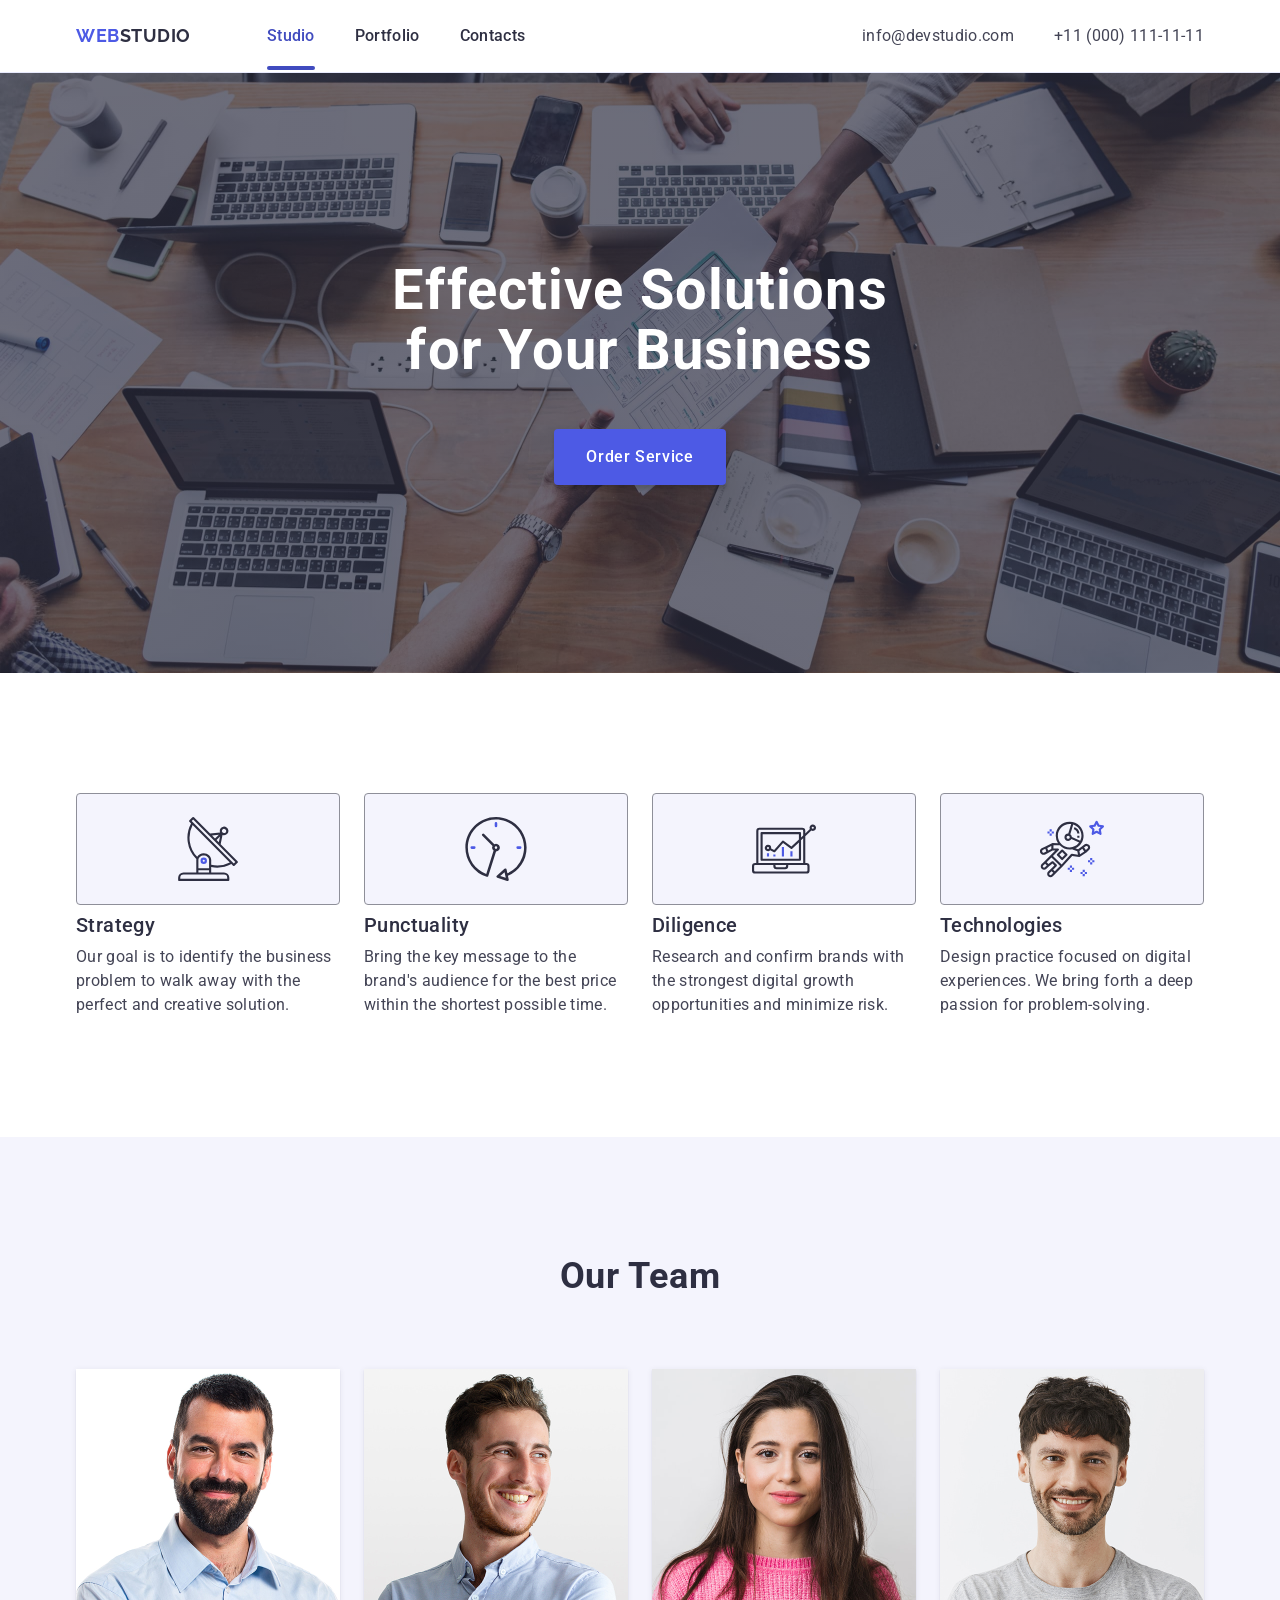
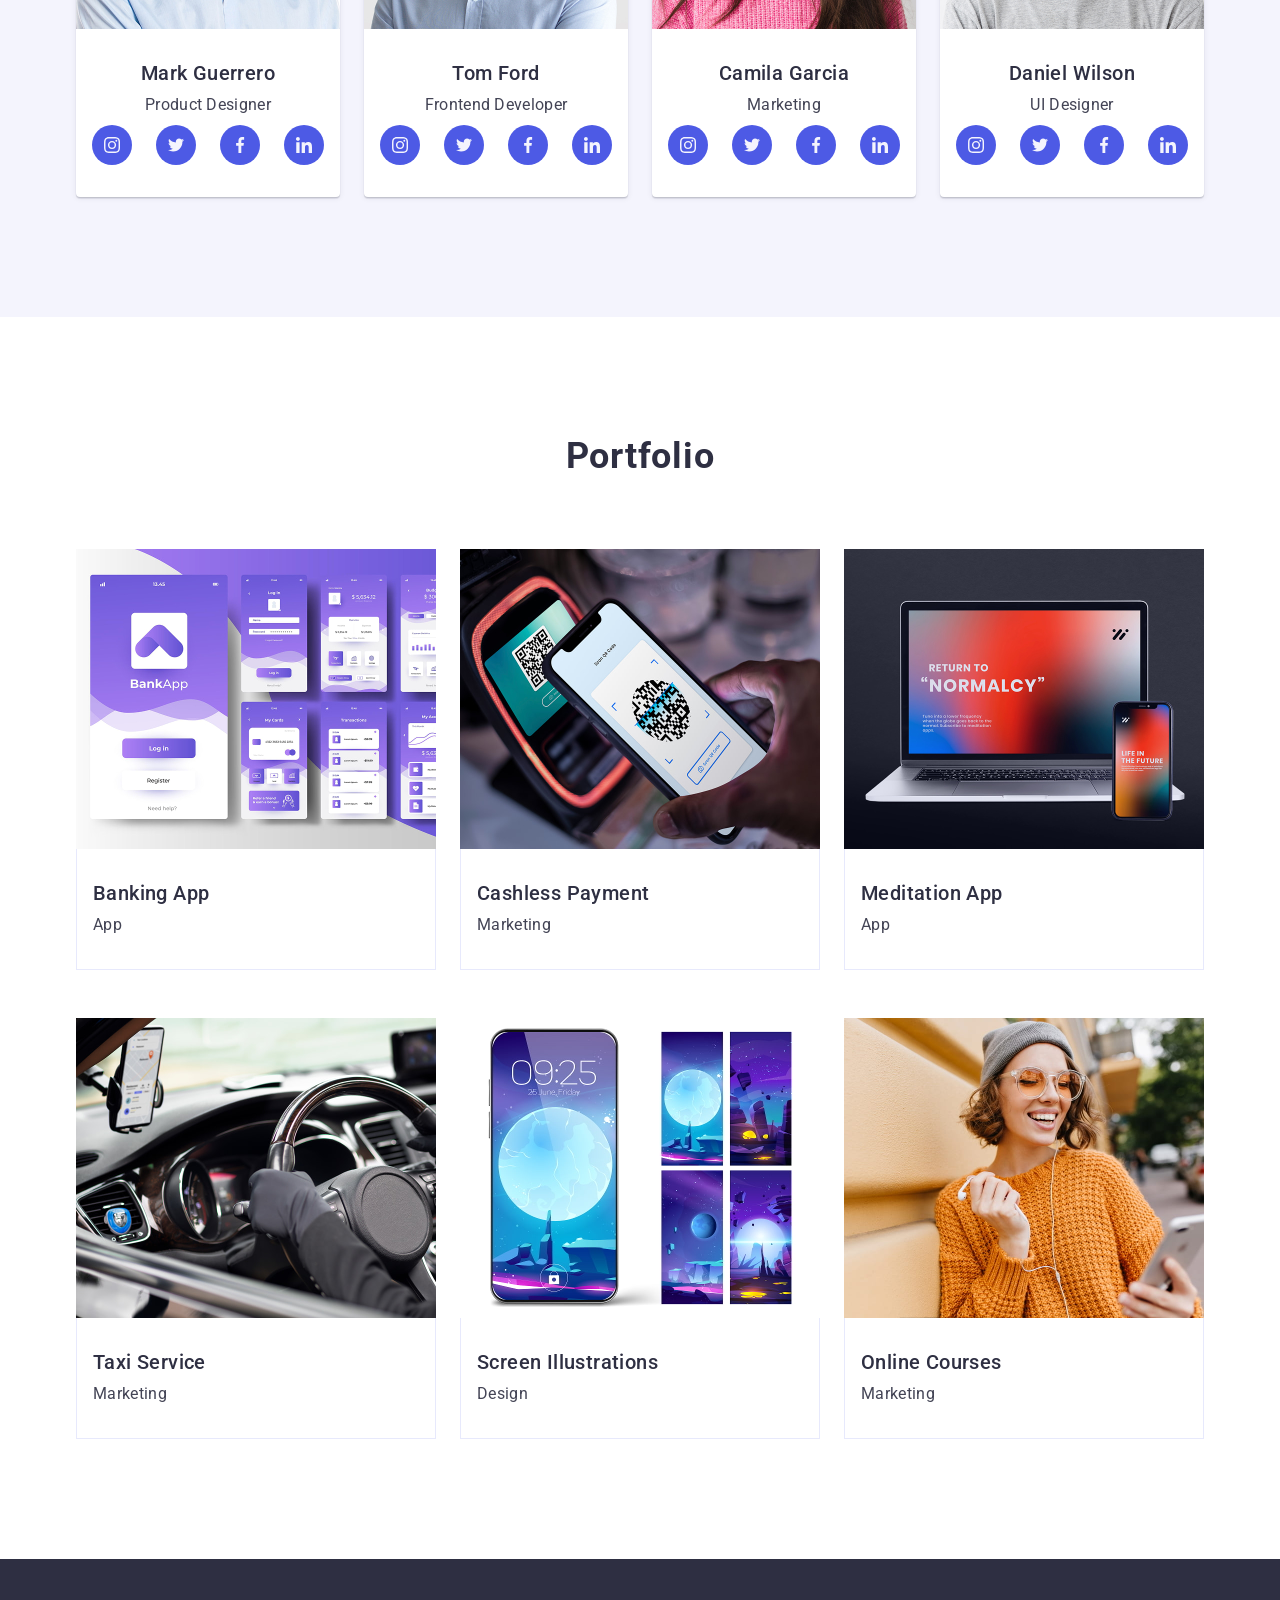
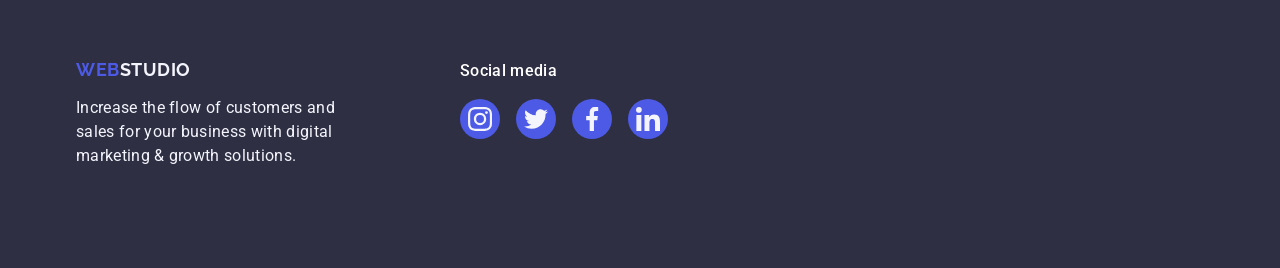
<file: index.html>
<!DOCTYPE html>
<html lang="en">
	<head>
		<meta charset="UTF-8" />
		<meta name="viewport" content="width=device-width, initial-scale=1.0" />
		<title>WebStudio</title>
		<link rel="preconnect" href="https://fonts.googleapis.com" />
		<link rel="preconnect" href="https://fonts.gstatic.com" crossorigin />
		<link
			href="https://fonts.googleapis.com/css2?family=Raleway:wght@700&family=Roboto:wdth,wght@75..100,100..900&display=swap"
			rel="stylesheet"
		/>
		<link
			rel="stylesheet"
			href="https://cdnjs.cloudflare.com/ajax/libs/modern-normalize/3.0.1/modern-normalize.min.css"
		/>
		<link rel="stylesheet" href="./css/styles.css" />
	</head>
	<body>
		<!--Header-->
		<header class="header">
			<div class="container">
				<nav class="header-nav">
					<a class="logo" href="./index.html">Web<span class="header-logo">Studio</span></a>
					<ul class="header-nav-list">
						<li>
							<a href="./index.html" class="header-nav-link current">Studio</a>
						</li>
						<li>
							<a class="header-nav-link" href="">Portfolio</a>
						</li>
						<li>
							<a class="header-nav-link" href="">Contacts</a>
						</li>
					</ul>
				</nav>
				<address class="header-address">
					<ul class="header-address-list">
						<li class="header-address-list-item">
							<a class="contacts-link" href="mailto:info@devstudio.com">info@devstudio.com</a>
						</li>
						<li class="header-address-list-item">
							<a class="contacts-link" href="tel:+110001111111">+11 (000) 111-11-11</a>
						</li>
					</ul>
				</address>
			</div>
		</header>
		<main>
			<!--Hero-->
			<section class="hero">
				<div class="container">
					<h1 class="main-title">Effective Solutions for Your Business</h1>
					<button class="hero-button" type="button">Order Service</button>
				</div>
			</section>
			<!--Features-->
			<section class="features">
				<div class="container">
					<h2 class="visually-hidden">Features</h2>
					<ul class="features-list">
						<li class="features-list-item">
							<div class="icon-container">
								<svg width="64" height="64">
									<use href="./images/icons.svg#icon-antenna"></use>
								</svg>
							</div>
							<h3 class="features-list-item-header">Strategy</h3>
							<p class="features-list-item-text">
								Our goal is to identify the business problem to walk away with the perfect and creative solution.
							</p>
						</li>
						<li class="features-list-item">
							<div class="icon-container">
								<svg width="64" height="64">
									<use href="./images/icons.svg#icon-clock"></use>
								</svg>
							</div>
							<h3 class="features-list-item-header">Punctuality</h3>
							<p class="features-list-item-text">
								Bring the key message to the brand's audience for the best price within the shortest possible time.
							</p>
						</li>
						<li class="features-list-item">
							<div class="icon-container">
								<svg width="64" height="64">
									<use href="./images/icons.svg#icon-diagram"></use>
								</svg>
							</div>
							<h3 class="features-list-item-header">Diligence</h3>
							<p class="features-list-item-text">
								Research and confirm brands with the strongest digital growth opportunities and minimize risk.
							</p>
						</li>
						<li class="features-list-item">
							<div class="icon-container">
								<svg width="64" height="64">
									<use href="./images/icons.svg#icon-astronaut"></use>
								</svg>
							</div>
							<h3 class="features-list-item-header">Technologies</h3>
							<p class="features-list-item-text">
								Design practice focused on digital experiences. We bring forth a deep passion for problem-solving.
							</p>
						</li>
					</ul>
				</div>
			</section>
			<!--Team-->
			<section class="team">
				<div class="container">
					<h2 class="section-header team-header">Our Team</h2>
					<ul class="team-list">
						<li class="team-card">
							<img src="./images/team1.jpg" alt="Mark Guerrero" width="264" />
							<div class="team-card-bottom-container">
								<h3 class="team-card-header">Mark Guerrero</h3>
								<p class="team-card-text" lang="en">Product Designer</p>
								<ul class="social-list">
									<li class="social-list-item">
										<a href="" class="social-link team-social"
											><svg width="16" height="16" class="social-icon">
												<use href="./images/icons.svg#icon-instagram"></use></svg></a>
									</li>
									<li class="social-list-item">
										<a href="" class="social-link team-social"
											><svg width="16" height="16" class="social-icon">
												<use href="./images/icons.svg#icon-twitter"></use></svg></a>
									</li>
									<li class="social-list-item">
										<a href="" class="social-link team-social"
											><svg width="16" height="16" class="social-icon">
												<use href="./images/icons.svg#icon-facebook"></use></svg></a>
									</li>
									<li class="social-list-item">
										<a href="" class="social-link team-social"
											><svg width="16" height="16" class="social-icon">
												<use href="./images/icons.svg#icon-linkedin"></use></svg></a>
									</li>
								</ul>
							</div>
						</li>
						<li class="team-card">
							<img src="./images/team2.jpg" alt="Tom Ford" width="264" />
							<div class="team-card-bottom-container">
								<h3 class="team-card-header">Tom Ford</h3>
								<p class="team-card-text" lang="en">Frontend Developer</p>
								<ul class="social-list">
									<li class="social-list-item">
										<a class="social-link team-social"
											><svg width="16" height="16" class="social-icon">
												<use href="./images/icons.svg#icon-instagram"></use></svg></a>
									</li>
									<li class="social-list-item">
										<a class="social-link team-social"
											><svg width="16" height="16" class="social-icon">
												<use href="./images/icons.svg#icon-twitter"></use></svg></a>
									</li>
									<li class="social-list-item">
										<a class="social-link team-social"
											><svg width="16" height="16" class="social-icon">
												<use href="./images/icons.svg#icon-facebook"></use></svg></a>
									</li>
									<li class="social-list-item">
										<a class="social-link team-social"
											><svg width="16" height="16" class="social-icon">
												<use href="./images/icons.svg#icon-linkedin"></use></svg></a>
									</li>
								</ul>
							</div>
						</li>
						<li class="team-card">
							<img src="./images/team3.jpg" alt="Camila Garcia" width="264" />
							<div class="team-card-bottom-container">
								<h3 class="team-card-header">Camila Garcia</h3>
								<p class="team-card-text" lang="en">Marketing</p>
								<ul class="social-list">
									<li class="social-list-item">
										<a class="social-link team-social"
											><svg width="16" height="16" class="social-icon">
												<use href="./images/icons.svg#icon-instagram"></use></svg></a>
									</li>
									<li class="social-list-item">
										<a class="social-link team-social"
											><svg width="16" height="16" class="social-icon">
												<use href="./images/icons.svg#icon-twitter"></use></svg></a>
									</li>
									<li class="social-list-item">
										<a class="social-link team-social"
											><svg width="16" height="16" class="social-icon">
												<use href="./images/icons.svg#icon-facebook"></use></svg></a>
									</li>
									<li class="social-list-item">
										<a class="social-link team-social"
											><svg width="16" height="16" class="social-icon">
												<use href="./images/icons.svg#icon-linkedin"></use></svg></a>
									</li>
								</ul>
							</div>
						</li>
						<li class="team-card">
							<img src="./images/team4.jpg" alt="Daniel Wilson" width="264" />
							<div class="team-card-bottom-container">
								<h3 class="team-card-header">Daniel Wilson</h3>
								<p class="team-card-text" lang="en">UI Designer</p>
							<ul class="social-list">
									<li class="social-list-item">
										<a class="social-link team-social"
											><svg width="16" height="16" class="social-icon">
												<use href="./images/icons.svg#icon-instagram"></use></svg></a>
									</li>
									<li class="social-list-item">
										<a class="social-link team-social"
											><svg width="16" height="16" class="social-icon">
												<use href="./images/icons.svg#icon-twitter"></use></svg></a>
									</li>
									<li class="social-list-item">
										<a class="social-link team-social"
											><svg width="16" height="16" class="social-icon">
												<use href="./images/icons.svg#icon-facebook"></use></svg></a>
									</li>
									<li class="social-list-item">
										<a class="social-link team-social"
											><svg width="16" height="16" class="social-icon">
												<use href="./images/icons.svg#icon-linkedin"></use></svg></a>
									</li>
								</ul>
							</div>
						</li>
					</ul>
				</div>
			</section>
			<!--Portfolio-->
			<section class="portfolio">
				<div class="container">
					<h2 class="section-header portfolio-header">Portfolio</h2>
					<ul class="portfolio-list">
						<li class="portfolio-item">
							<div class="image-container">
                <img src="./images/portfolio1.jpg" alt="Banking App" width="360" />
								<p class="image-container-text">
									14 Stylish and User-Friendly App Design Concepts · Task Manager App · Calorie Tracker App · Exotic
									Fruit Ecommerce App · Cloud Storage App
								</p>
							</div>
							<div class="portfolio-description-container">
								<h3 class="portfolio-item-header">Banking App</h3>
								<p class="portfolio-item-text">App</p>
							</div>
						</li>
						<li class="portfolio-item">
							<div class="image-container">
                <img src="./images/portfolio2.jpg" alt="Cashless payment" width="360" />
								<p class="image-container-text">
									14 Stylish and User-Friendly App Design Concepts · Task Manager App · Calorie Tracker App · Exotic
									Fruit Ecommerce App · Cloud Storage App
								</p>
							</div>
							<div class="portfolio-description-container">
								<h3 class="portfolio-item-header">Cashless Payment</h3>
								<p class="portfolio-item-text">Marketing</p>
							</div>
						</li>
						<li class="portfolio-item">
							<div class="image-container">
                <img src="./images/portfolio3.jpg" alt="Meditation app" width="360" />
								<p class="image-container-text">
									14 Stylish and User-Friendly App Design Concepts · Task Manager App · Calorie Tracker App · Exotic
									Fruit Ecommerce App · Cloud Storage App
								</p>
							</div>
							<div class="portfolio-description-container">
								<h3 class="portfolio-item-header">Meditation App</h3>
								<p class="portfolio-item-text">App</p>
							</div>
						</li>
						<li class="portfolio-item">
							<div class="image-container">
                <img src="./images/portfolio4.jpg" alt="Taxi service" width="360" />
								<p class="image-container-text">
									14 Stylish and User-Friendly App Design Concepts · Task Manager App · Calorie Tracker App · Exotic
									Fruit Ecommerce App · Cloud Storage App
								</p>
							</div>
							<div class="portfolio-description-container">
								<h3 class="portfolio-item-header">Taxi Service</h3>
								<p class="portfolio-item-text">Marketing</p>
							</div>
						</li>
						<li class="portfolio-item">
							<div class="image-container">
                <img src="./images/portfolio5.jpg" alt="Screen illustrations" width="360" />
								<p class="image-container-text">
									14 Stylish and User-Friendly App Design Concepts · Task Manager App · Calorie Tracker App · Exotic
									Fruit Ecommerce App · Cloud Storage App
								</p>
							</div>
							<div class="portfolio-description-container">
								<h3 class="portfolio-item-header">Screen Illustrations</h3>
								<p class="portfolio-item-text">Design</p>
							</div>
						</li>
						<li class="portfolio-item">
							<div class="image-container">
                <img src="./images/portfolio6.jpg" alt="Online courses" width="360" />
								<p class="image-container-text">
									14 Stylish and User-Friendly App Design Concepts · Task Manager App · Calorie Tracker App · Exotic
									Fruit Ecommerce App · Cloud Storage App
								</p>
							</div>
							<div class="portfolio-description-container">
								<h3 class="portfolio-item-header">Online Courses</h3>
								<p class="portfolio-item-text">Marketing</p>
							</div>
						</li>
					</ul>
				</div>
			</section>
		</main>
		<!--Footer-->
		<footer class="footer">
			<div class="container">
				<div class="footer-logo-paragraph">
					<a class="logo" href="./index.html">Web<span class="footer-logo">Studio</span></a>
					<p class="footer-text">
						Increase the flow of customers and sales for your business with digital marketing & growth solutions.
					</p>
				</div>
				<div>
					<p class="footer-social-media-paragraph">Social media</p>
					<ul class="social-list footer-social">
						<li class="social-list-item">
							<a href="" class="social-link footer-social"
								><svg width="24" height="24" class="social-icon">
									<use href="./images/icons.svg#icon-instagram"></use></svg
							></a>
						</li>
						<li class="social-list-item">
							<a href="" class="social-link footer-social"
								><svg width="24" height="24" class="social-icon">
									<use href="./images/icons.svg#icon-twitter"></use></svg
							></a>
						</li>
						<li class="social-list-item">
							<a href="" class="social-link footer-social"
								><svg width="24" height="24" class="social-icon">
									<use href="./images/icons.svg#icon-facebook"></use></svg
							></a>
						</li>
						<li class="social-list-item">
							<a href="" class="social-link footer-social"
								><svg width="24" height="24" class="social-icon">
									<use href="./images/icons.svg#icon-linkedin"></use></svg
							></a>
						</li>
					</ul>
				</div>
			</div>
		</footer>
	</body>
</html>
</file>
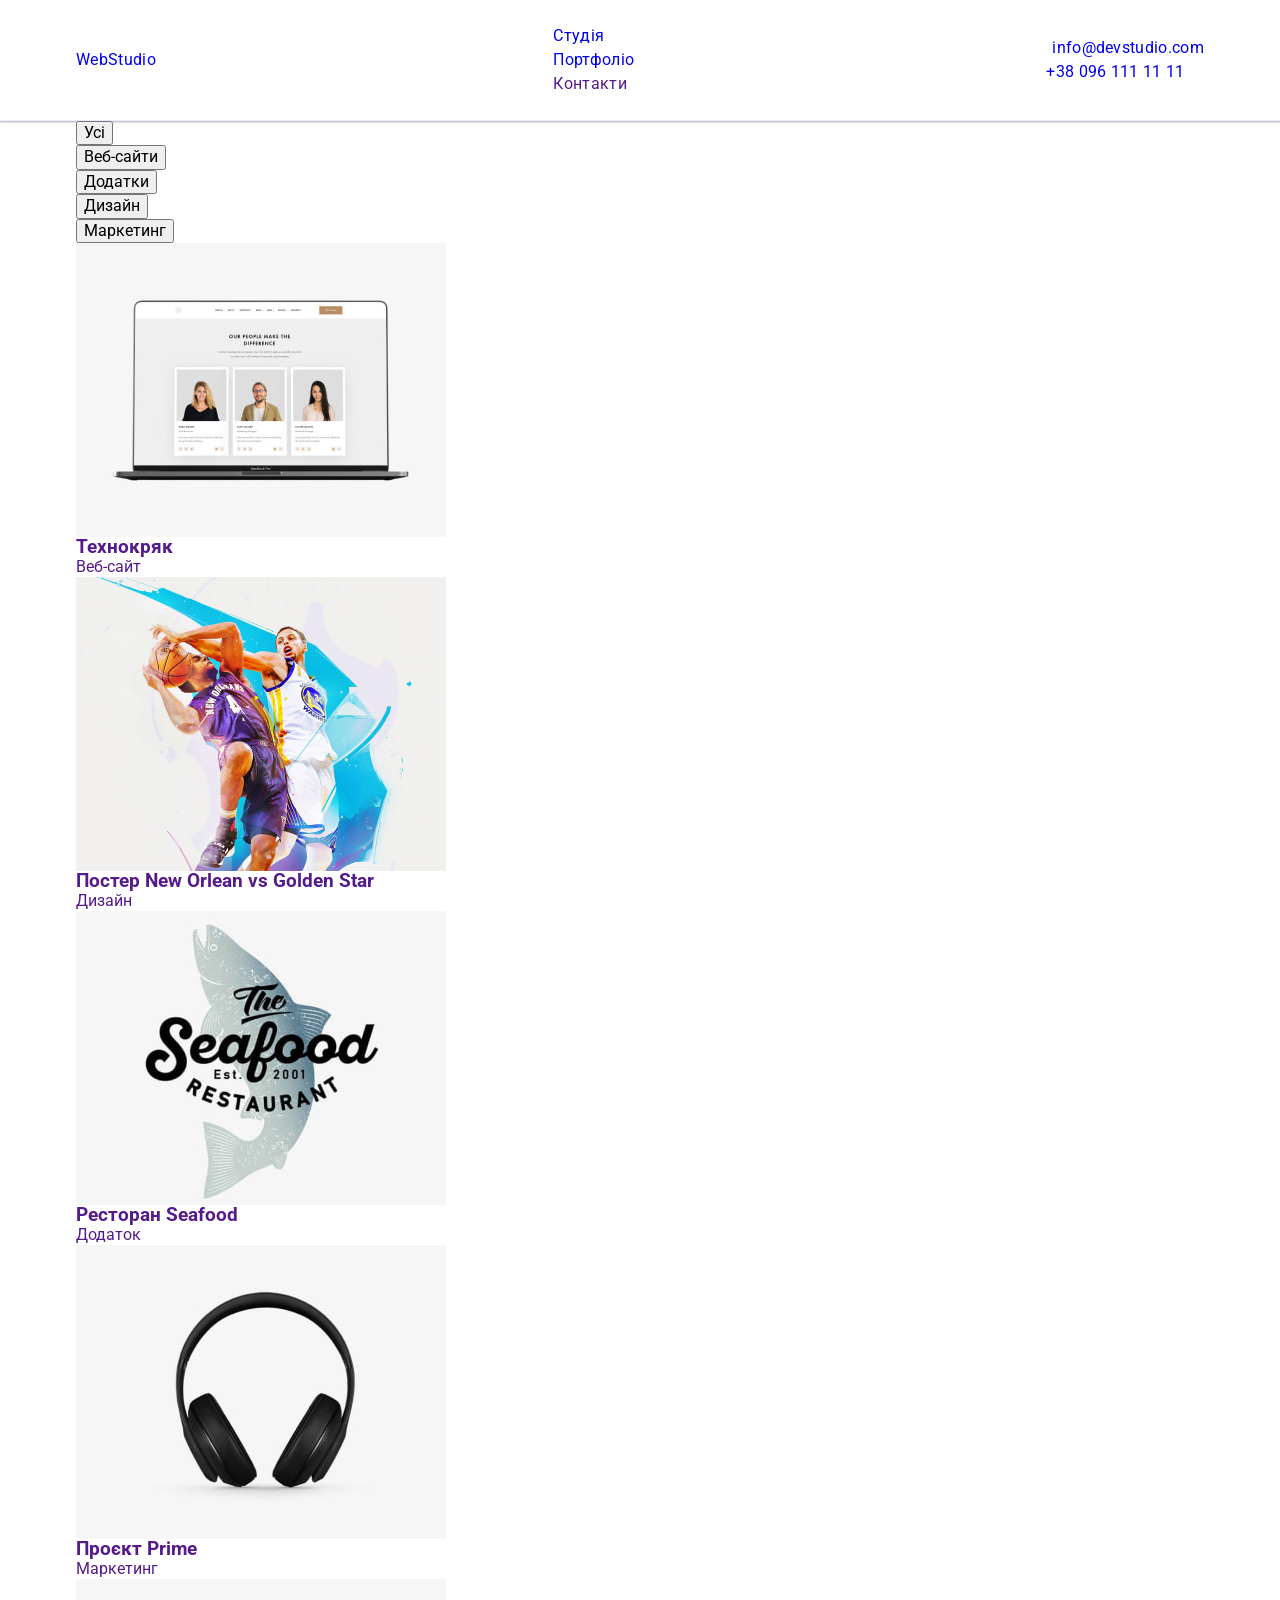
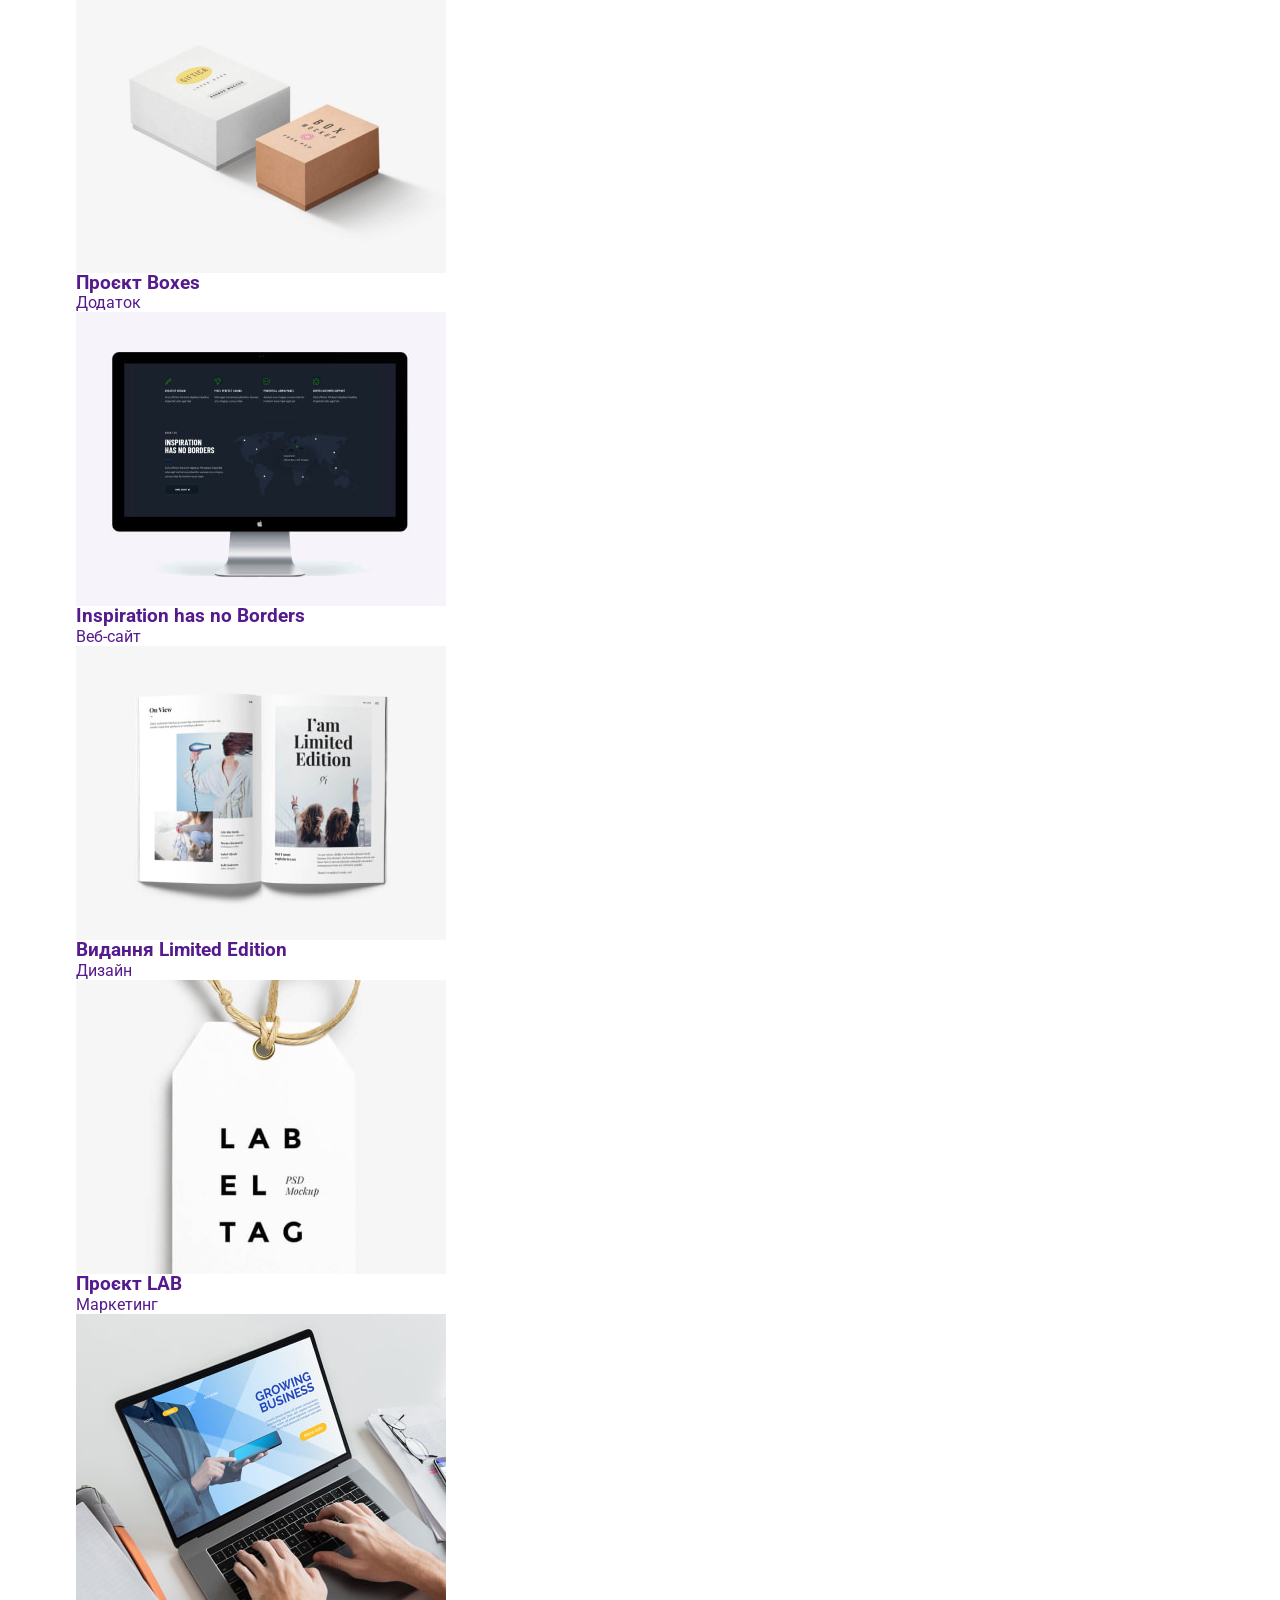
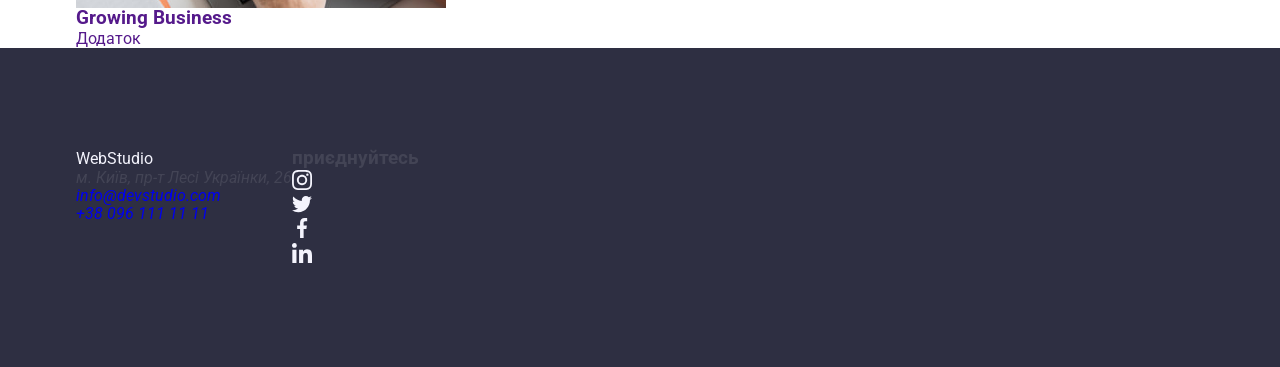
<file: portfolio.html>
<!DOCTYPE html>
<html lang="uk">

<head>
    <meta charset="UTF-8">
    <meta http-equiv="X-UA-Compatible" content="IE=edge">
    <meta name="viewport" content="width=device-width, initial-scale=1.0">
    <title>Document</title>
    <link rel="preconnect" href="https://fonts.googleapis.com">
    <link rel="preconnect" href="https://fonts.gstatic.com" crossorigin>
    <link href="https://fonts.googleapis.com/css2?family=Raleway:wght@700&family=Roboto:wght@400;500;700;900&display=swap" rel="stylesheet">
    <link rel="stylesheet" href="https://cdnjs.cloudflare.com/ajax/libs/modern-normalize/1.1.0/modern-normalize.min.css">
    <link rel="stylesheet" href="./css/styles.css">
</head>

<body>
    <!--Header-->
    <header class="header">
        <div class="container header-nav">
            <a href="./index.html" class="header-logo link"> <span class="accent">Web</span>Studio</a>
            <nav>
                <ul class="site-nav list">
                    <li class="item"><a href="./index.html" class="link ">Студія</a></li>
                    <li class="item"><a href="./portfolio.html" class="link current">Портфоліо</a></li>
                    <li class="item"><a href="" class="link">Контакти</a></li>
                </ul>
            </nav>
            <ul class="header-contacts list">
                <li class="item">
                    <a href="mailto:info@devstudio.com" class="link">
                        <svg class="icon envelope" width="16" height="12">
                            <use href="./images/icons.svg#icon-envelope"></use>
                        </svg>
                        info@devstudio.com
                    </a>
                </li>
                <li class="item">
                    <a href="tel:+380961111111" class="link">
                        <svg class="icon smartphone" width="10" height="16">
                            <use href="./images/icons.svg#icon-smartphone"></use>
                        </svg>
                        +38 096 111 11 11
                    </a>
                </li>
            </ul>
        </div>
    </header>
    <main>
        <!--Портфоліо-->
        <h1 class="section-title visually-hidden">Портфоліо</h1>
        <!--Filter-->
        <section class="section">
            <div class="container project">
                <ul class="list category">
                    <li class="item"><button type="button" class="category-button">Усі</button></li>
                    <li class="item"><button type="button" class="category-button">Веб-сайти</button></li>
                    <li class="item"><button type="button" class="category-button">Додатки</button></li>
                    <li class="item"><button type="button" class="category-button">Дизайн</button></li>
                    <li class="item"><button type="button" class="category-button">Маркетинг</button></li>
                </ul>
                <ul class="project-list list">
                    <li class="item">
                        <a href="" class="link">
                            <img src="./images/project1.jpg" alt="ноутбук з зображенням сайта" class="project-image">
                            <div class="project-description">
                                <h3 class="project-title">Технокряк</h3>
                                <p class="project-category">Веб-сайт</p>
                            </div>
                        </a>
                    </li>
                    <li class="item">
                        <a href="" class="link">
                            <img src="./images/project2.jpg" alt="два баскетболісти" class="project-image">
                            <div class="project-description">
                                <h3 class="project-title">Постер New Orlean vs Golden Star</h3>
                                <p class="project-category">Дизайн</p>
                            </div>
                        </a>
                    </li>
                    <li class="item">
                        <a href="" class="link">
                            <img src="./images/project3.jpg" alt="логотип Seafood Restaraunt" class="project-image">
                            <div class="project-description">
                                <h3 class="project-title">Ресторан Seafood</h3>
                                <p class="project-category">Додаток</p>
                            </div>
                        </a>
                    </li>
                    <li class="item">
                        <a href="" class="link">
                            <img src="./images/project4.jpg" alt="навушники" class="project-image">
                            <div class="project-description">
                                <h3 class="project-title">Проєкт Prime</h3>
                                <p class="project-category">Маркетинг</p>
                            </div>
                        </a>
                    </li>
                    <li class="item">
                        <a href="" class="link">
                            <img src="./images/project5.jpg" alt="дві коробки" class="project-image">
                            <div class="project-description">
                                <h3 class="project-title">Проєкт Boxes</h3>
                                <p class="project-category">Додаток</p>
                            </div>
                        </a>
                    </li>
                    <li class="item">
                        <a href="" class="link">
                            <img src="./images/project6.jpg" alt="монітор з зображенням сайту" class="project-image">
                            <div class="project-description">
                                <h3 class="project-title">Inspiration has no Borders</h3>
                                <p class="project-category">Веб-сайт</p>
                            </div>
                        </a>
                    </li>
                    <li class="item">
                        <a href="" class="link">
                            <img src="./images/project7.jpg" alt="журнал" class="project-image">
                            <div class="project-description">
                                <h3 class="project-title">Видання Limited Edition</h3>
                                <p class="project-category">Дизайн</p>
                            </div>
                        </a>
                    </li>
                    <li class="item">
                        <a href="" class="link">
                            <img src="./images/project8.jpg" alt="етикетка" class="project-image">
                            <div class="project-description">
                                <h3 class="project-title">Проєкт LAB</h3>
                                <p class="project-category">Маркетинг</p>
                            </div>                        
                        </a>
                    </li>
                    <li class="item">
                        <a href="" class="link">
                            <img src="./images/project9.jpg" alt="руки на клавіатурі ноутбука" class="project-image">
                            <div class="project-description">
                                <h3 class="project-title">Growing Business</h3>
                                <p class="project-category">Додаток</p>
                            </div>
                        </a>
                    </li>
                </ul>
            </div>
        </section>
    </main>
    <footer class="footer">
        <div class="container">
            <div class="logo-address">
                <a href="./index.html" class="footer-logo link"> <span class="accent">Web</span>Studio</a>
                <address>
                    <ul class="list address">
                        <li class="address-item item">
                            <p>м. Київ, пр-т Лесі Українки, 26</p>
                        </li>
                        <li class="footer-contacts item">
                            <a href="mailto:info@devstudio.com" class="link">info@devstudio.com</a>
                        </li>
                        <li class="footer-contacts item">
                            <a href="tel:+380961111111" class="link">+38 096 111 11 11</a>
                        </li>
                    </ul>
                </address>
            </div>
            <div class="footer-social">
                <h3>приєднуйтесь</h3>
                <ul class="list">
                    <li>
                        <a href="" class="social-item">
                            <svg class="icon" width="20" height="20">
                                <use href="./images/icons.svg#icon-instagram"></use>
                            </svg>
                        </a>
                    </li>
                    <li>
                        <a href="" class="social-item">
                            <svg class="icon" width="20" height="20">
                                <use href="./images/icons.svg#icon-twitter"></use>
                            </svg>
                        </a>
                    </li>
                    <li>
                        <a href="" class="social-item">
                            <svg class="icon" width="20" height="20">
                                <use href="./images/icons.svg#icon-facebook"></use>
                            </svg>
                        </a>
                    </li>
                    <li>
                        <a href="" class="social-item">
                            <svg class="icon" width="20" height="20">
                                <use href="./images/icons.svg#icon-linkedin"></use>
                            </svg>
                        </a>
                    </li>
                </ul>
            </div>
        </div>
    </footer>
</body>

</html>
</file>
<file: css/styles.css>
:root {
	--white-color: #fff;
	--iris: #4d5ae5;
	--navy-blue: #2e2f42;
	--slate: #434455;
	--cloud: #f4f4fd;
	--cornflower: #e7e9fc;
	--ocean: #404bbf;
	--green: #31d0aa;
}

body {
	font-family: "Roboto", sans-serif;
	color: var(--slate);
	background-color: var(--white-color);
}

ul,
ol {
	list-style-type: none;
	margin: 0px;
	padding: 0px;
}

h1,
h2,
h3,
h4,
h5,
h6,
p,
img {
	padding: 0px;
	margin: 0px;
}

img {
	display: block;
}

a {
	text-decoration: none;
}

.container {
	width: 1158px;
	padding: 0 15px;
	margin-left: auto;
	margin-right: auto;
}

.section-header {
	color: var(--navy-blue);
	font-weight: 700;
	font-size: 36px;
	line-height: 1.11;
	letter-spacing: 0.02em;
	text-align: center;
	text-transform: capitalize;
}

header {
	font-size: 16px;
	line-height: 1.5;
	letter-spacing: 0.32px;
	padding: 24px 0;
	justify-content: space-between;
	border-bottom: 1px solid var(--cornflower);
	box-shadow: 0 2px 1px 0 rgba(46, 47, 66, 0.08), 0 1px 1px 0 rgba(46, 47, 66, 0.16), 0 1px 6px 0 rgba(46, 47, 66, 0.08);
}

.header .container {
	display: flex;
	justify-content: space-between;
}

.header-nav {
	display: flex;
	align-items: center;
}

.logo {
	font-family: "Raleway", sans-serif;
	font-weight: 700;
	font-size: 18px;
	line-height: 1.17;
	letter-spacing: 0.03em;
	text-transform: uppercase;
	color: var(--iris);
	margin-right: 76px;
	display: flex;
}

.logo .header-logo {
	color: var(--navy-blue);
}

.header-nav-list {
	display: flex;
	gap: 40px;
}

.header-nav-link {
	font-weight: 500;
	color: var(--navy-blue);
	padding: 24px 0;
	transition: color 250ms cubic-bezier(0.4, 0, 0.2, 1);
}

.header-nav-link.current {
	position: relative;
}

.header-nav-link.current::after {
	content: "";
	position: absolute;
	left: 0;
	bottom: -1px;
	width: 100%;
	height: 4px;
	border-radius: 2px;
	background-color: var(--ocean);
}

.header-address {
	font-style: normal;
}

.header-address-list {
	display: flex;
	gap: 40px;
}

.contacts-link {
	color: var(--slate);
	transition: color 250ms cubic-bezier(0.4, 0, 0.2, 1);
}

.header-nav-link:hover,
.header-nav-link:focus,
.contacts-link:hover,
.contacts-link:focus,
.header-nav-link.current {
	color: var(--ocean);
}

.hero {
	background-image: linear-gradient(rgba(46, 47, 66, 0.7), rgba(46, 47, 66, 0.7)), url(../images/hero.jpg);
	background-repeat: no-repeat;
	background-position: center;
	background-size: cover;
	display: flex;
	flex-direction: column;
	align-items: center;
	padding: 188px 0;
	max-width: 1440px;
	margin: 0 auto;
}

.main-title {
	font-weight: 700;
	font-size: 56px;
	line-height: 1.07;
	letter-spacing: 0.02em;
	color: var(--white-color);
	text-align: center;
	margin: 0 auto 48px;
	max-width: 496px;
}

.hero-button {
	font-family: "Roboto", sans-serif;
	background: var(--iris);
	font-weight: 500;
	line-height: 1.5;
	color: var(--white-color);
	letter-spacing: 0.04em;
	cursor: pointer;
	border: none;
	border-radius: 4px;
	padding: 16px 32px;
	display: block;
	margin: 0 auto;
	min-width: 169px;
	box-shadow: 0px 4px 4px 0px rgba(0, 0, 0, 0.15);
	transition: background-color 250ms cubic-bezier(0.4, 0, 0.2, 1);
}

.hero-button:hover,
.hero-button:focus {
	background: var(--ocean);
}

.features {
	padding: 120px 0;
}

.visually-hidden {
	position: absolute;
	width: 1px;
	height: 1px;
	margin: -1px;
	border: 0;
	padding: 0;
	white-space: nowrap;
	clip-path: inset(100%);
	clip: rect(0, 0, 0, 0);
	overflow: hidden;
}

.features-list {
	display: flex;
	gap: 24px;
}

.features-list-item {
	width: calc((100% - 72px) / 4);
}

.features-list-item .icon-container {
	display: flex;
	align-items: center;
	justify-content: center;
	height: 112px;
	background-color: var(--cloud);
	border-radius: 4px;
	border: 1px solid #8e8f99;
	margin-bottom: 8px;
}

.features-list-item-header {
	color: var(--navy-blue);
	margin-bottom: 8px;
	font-weight: 500;
	font-size: 20px;
	line-height: 1.2;
	letter-spacing: 0.02em;
}

.features-list-item-text {
	font-size: 16px;
	line-height: 1.5;
	letter-spacing: 0.02em;
	color: var(--slate);
}

.team {
	background-color: var(--cloud);
	padding: 120px 0;
	display: flex;
	flex-direction: column;
	align-items: center;
}

.team-header {
	margin-bottom: 72px;
}

.team-list {
	display: flex;
	flex-wrap: wrap;
	gap: 24px;
}

.team-card {
	background-color: var(--white-color);
	border-radius: 0px 0px 4px 4px;
	box-shadow: 0px 1px 6px 0px rgba(46, 47, 66, 0.08), 0px 1px 1px 0px rgba(46, 47, 66, 0.16),
		0px 2px 1px 0px rgba(46, 47, 66, 0.08);
}

.team-card-bottom-container {
	padding: 32px 0px;
}

.team-card-header {
	color: var(--navy-blue);
	text-align: center;
	margin-bottom: 8px;
	font-size: 20px;
	font-weight: 500;
	line-height: 1.2;
	letter-spacing: 0.02em;
}

.team-card-text {
	text-align: center;
	font-size: 16px;
	line-height: 1.5;
	letter-spacing: 0.02em;
	color: var(--slate);
	margin-bottom: 8px;
}

.social-list {
	display: flex;
	justify-content: center;
	gap: 24px;
}

.social-list-item {
	width: 40px;
	height: 40px;
}

.social-link {
	width: 100%;
	height: 100%;
	background-color: var(--iris);
	border-radius: 50%;
	display: flex;
	align-items: center;
	justify-content: center;
	transition: background-color 250ms cubic-bezier(0.4, 0, 0.2, 1);
}

.social-link.team-social:focus, 
.social-link.team-social:hover {
	background-color: var(--ocean);
}

.social-icon {
	fill: var(--cloud);
}

.portfolio {
	padding: 120px 0 120px 0;
	display: flex;
	flex-direction: column;
	align-items: center;
}

.portfolio-header {
	margin-bottom: 72px;
}

.portfolio-list {
	display: flex;
	flex-wrap: wrap;
	gap: 48px 24px;
	list-style: none;
	padding: 0;
}

.portfolio-item {
	background-color: var(--white-color);
	transition: box-shadow 250ms cubic-bezier(0.4, 0, 0.2, 1);
}

.portfolio-item:hover {
	box-shadow: 0px 1px 6px rgba(46, 47, 66, 0.08), 0px 1px 1px rgba(46, 47, 66, 0.16), 0px 2px 1px rgba(46, 47, 66, 0.08);
}

.portfolio-item:hover .image-container-text {
	transform: translateY(0%);
}

.portfolio-item .image-container {
	position: relative;
	overflow: hidden;
}

.portfolio-item .image-container-text {
	position: absolute;
	top: 0;
	font-size: 16px;
	line-height: 1.5;
	letter-spacing: 0.02em;
	color: var(--cloud);
	padding: 40px 32px;
	background-color: #4d5ae5;
	height: 100%;
	width: 100%;
	transform: translateY(100%);
	transition: transform 250ms cubic-bezier(0.4, 0, 0.2, 1);
}

.portfolio-description-container {
	padding: 32px 16px;
	display: flex;
	flex-direction: column;
	align-items: start;
	border: 1px solid var(--cornflower);
	border-top: none;
}

.portfolio-item-header {
	font-size: 20px;
	font-weight: 500;
	line-height: 1.2;
	letter-spacing: 0.02em;
	color: var(--navy-blue);
	margin-bottom: 8px;
}

.portfolio-item-text {
	font-size: 16px;
	line-height: 1.5;
	letter-spacing: 0.02em;
	color: var(--slate);
}

.footer {
	padding: 100px 0;
	background-color: var(--navy-blue);
}

.footer .container {
	display: flex;
	align-items: baseline;
}

.footer-logo-paragraph {
	margin-right: 120px;
}

.footer .logo {
	display: inline-block;
	margin-bottom: 16px;
}

.footer-logo {
	color: var(--cloud);
	margin-bottom: 16px;
}

.footer-text {
	width: 264px;
	color: var(--cloud);
	font-size: 16px;
	line-height: 1.5;
	letter-spacing: 0.32px;
}

.footer-social-media-paragraph {
	font-weight: 500;
	font-size: 16px;
	line-height: 1.5;
	letter-spacing: 0.02em;
	color: var(--white-color);
	margin-bottom: 16px;
}

.social-list.footer-social {
	gap: 16px;
}

.social-link.footer-social:focus, 
.social-link.footer-social:hover {
	background-color: var(--green);
}
</file>
